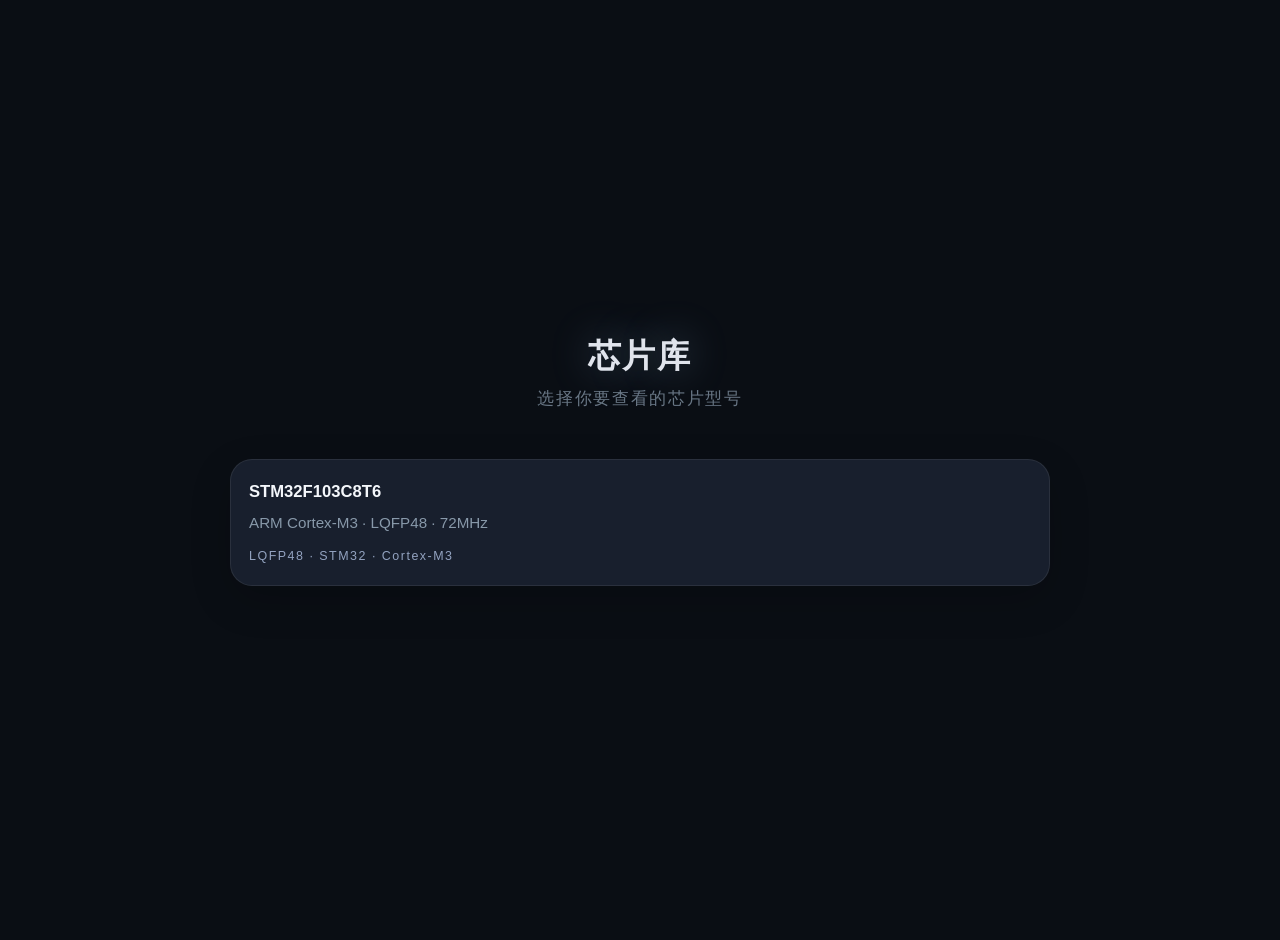
<file: index.html>
<!DOCTYPE html>
<html lang="zh-CN">
<head>
    <meta charset="UTF-8">
    <meta name="viewport" content="width=device-width, initial-scale=1.0">
    <title>芯片库 - 引脚查看</title>
    <link rel="stylesheet" href="css/style.css">
</head>
<body>

    <div class="bg-particles" id="bgParticles"></div>

    <div class="main-container">
        <section class="hero-section">
            <h1 class="hero-title">芯片库</h1>
            <p class="hero-subtitle">选择你要查看的芯片型号</p>

            <div class="chip-selection" id="chipList"></div>
        </section>

        <!--
        <section class="table-section">
            <h2>📦 多型号扩展接口</h2>
            <p class="table-subtitle">目前仅展示一款芯片，后续可在 <code>data/chipCatalog.js</code> 中添加更多型号。</p>
        </section>
        -->
    </div>

    <script src="data/index_chiplist.js"></script>
    <script src="js/index.js"></script>
</body>
</html>
</file>
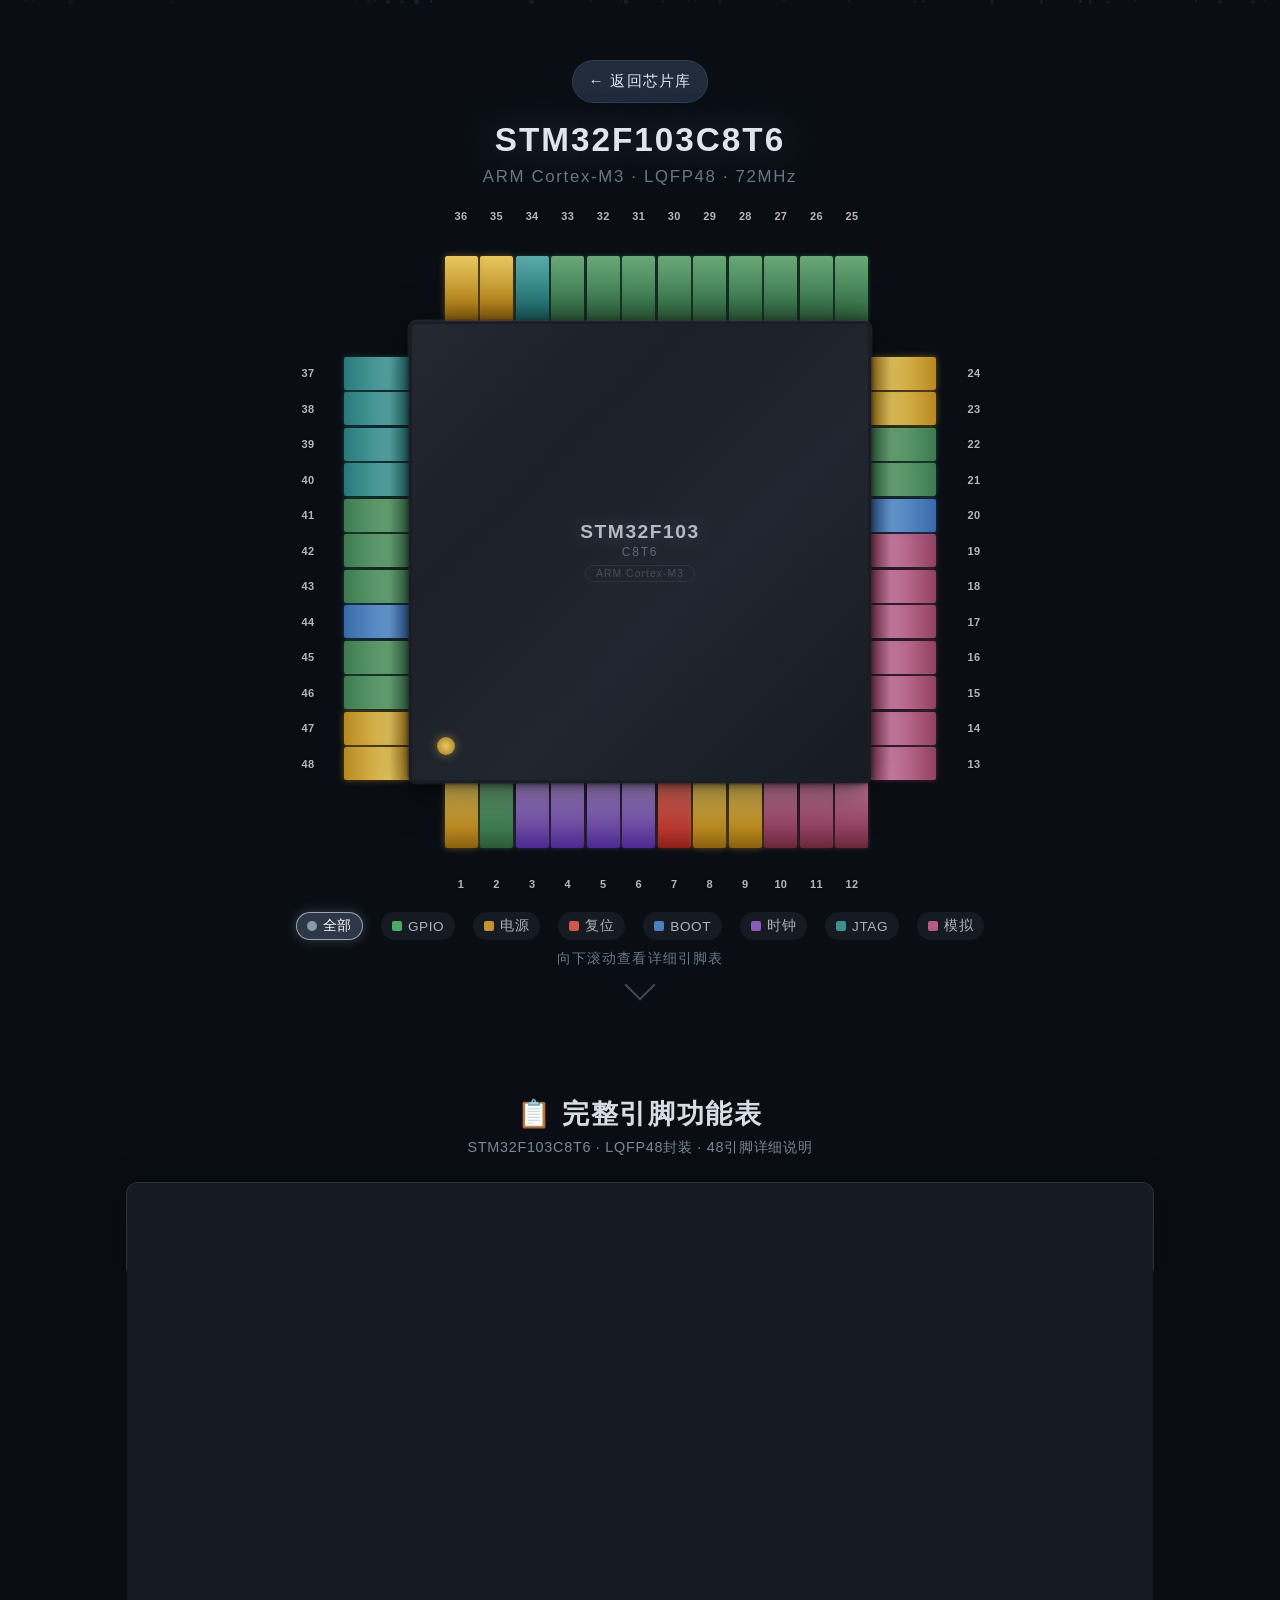
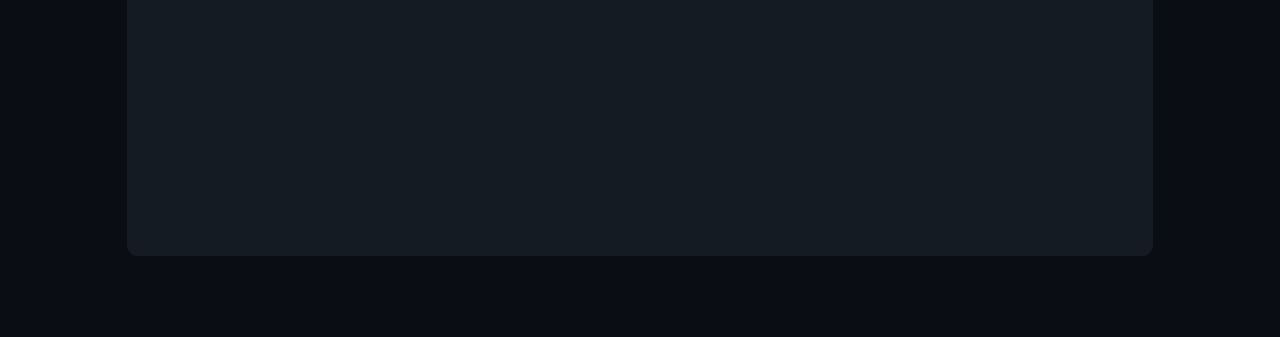
<file: chip/stm32f103c8t6/stm32f103c8t6.html>
<!DOCTYPE html>
<html lang="zh-CN">
<head>
    <meta charset="UTF-8">
    <meta name="viewport" content="width=device-width, initial-scale=1.0">
    <title>STM32F103C8T6 - 48引脚芯片展示</title>
    <link rel="stylesheet" href="../../css/style.css">
</head>
<body>

    <div class="bg-particles" id="bgParticles"></div>

    <div class="main-container">
        <section class="hero-section">
            <a class="back-link" href="../../index.html">← 返回芯片库</a>
            <h1 class="hero-title">STM32F103C8T6</h1>
            <p class="hero-subtitle">ARM Cortex-M3 · LQFP48 · 72MHz</p>

            <div class="chip-wrapper ensure-square" id="chipWrapper">
                <div class="chip-inner" id="chipInner">
                    <div class="chip-body" id="chipBody">
                        <div class="pin1-marker"></div>
                        <div class="chip-logo">
                            <span class="model">STM32F103</span>
                            <span class="brand">C8T6</span>
                            <span class="arm-badge">ARM Cortex-M3</span>
                        </div>
                    </div>
                </div>
            </div>

            <div class="legend" id="legend">
                </div>

            <div class="scroll-hint">
                <span>向下滚动查看详细引脚表</span>
                <div class="arrow"></div>
            </div>
        </section>

        <section class="table-section" id="tableSection">
            <h2>📋 完整引脚功能表</h2>
            <p class="table-subtitle">STM32F103C8T6 · LQFP48封装 · 48引脚详细说明</p>
            <div class="table-container">
                <table id="pinTable">
                    <thead>
                        <tr>
                            <th>引脚#</th>
                            <th>引脚名称</th>
                            <th>类型</th>
                            <th>主要功能</th>
                            <th>复用功能</th>
                        </tr>
                    </thead>
                    <tbody id="tableBody">
                    </tbody>
                </table>
            </div>
        </section>
    </div>

    <div class="tooltip-container" id="tooltip">
        <div class="tooltip-pin-num" id="tpPinNum"></div>
        <div class="tooltip-pin-name" id="tpPinName"></div>
        <div class="tooltip-type-badge" id="tpBadge"></div>
        <div class="tooltip-desc" id="tpDesc"></div>
        <div class="tooltip-alt" id="tpAlt"></div>
    </div>
    
    <script src="data.js"></script>
    <script src="../../data/chip_pincolors.js"></script>
    <script src="../../js/chip.js"></script>
</body>
</html>
</file>
<file: css/style.css>
:root {
    --bg: #0a0e14;
    --surface: #141b22;
    --chip-body: #1a1d25;
    --chip-top: #252a35;
    --text: #c8ccd4;
    --text-secondary: #8899aa;
    --gold: #d4a040;
    --gold-light: #f0c860;
    --gpio-green: #4da868;
    --gpio-green-light: #6fd488;
    --power-gold: #c8922a;
    --power-gold-light: #e8b840;
    --reset-orange: #d4554a;
    --reset-orange-light: #f0685a;
    --boot-blue: #4a80c0;
    --boot-blue-light: #5c9ad8;
    --clock-purple: #8a5cb8;
    --clock-purple-light: #a478d0;
    --jtag-cyan: #3d9090;
    --jtag-cyan-light: #50b0b0;
    --analog-magenta: #b85a88;
    --analog-magenta-light: #d070a0;
    --pin-silver: #9aa0a8;
    --pin-silver-light: #c8ced6;
    --glow-strong: 0 0 18px;
    --glow-soft: 0 0 8px;
    --transition-fast: 0.15s cubic-bezier(0.4, 0, 0.2, 1);
    --transition-smooth: 0.3s cubic-bezier(0.4, 0, 0.2, 1);
}

* {
    margin: 0;
    padding: 0;
    box-sizing: border-box;
}

body {
    background: var(--bg);
    font-family: 'Segoe UI', 'PingFang SC', 'Microsoft YaHei', 'Noto Sans SC', sans-serif;
    color: var(--text);
    overflow-x: hidden;
    -webkit-font-smoothing: antialiased;
    cursor: default;
    user-select: none;
    -webkit-user-select: none;
}

/* 背景粒子 */
.bg-particles {
    position: fixed;
    top: 0;
    left: 0;
    width: 100%;
    height: 100%;
    pointer-events: none;
    z-index: 0;
}
.bg-particle {
    position: absolute;
    border-radius: 50%;
    background: rgba(100, 160, 220, 0.25);
    animation: floatUp linear infinite;
}
@keyframes floatUp {
    0% {
        transform: translateY(105vh) scale(0);
        opacity: 0;
    }
    10% {
        opacity: 0.7;
    }
    80% {
        opacity: 0.3;
    }
    100% {
        transform: translateY(-10vh) scale(1.4);
        opacity: 0;
    }
}

/* 主容器 */
.main-container {
    position: relative;
    z-index: 1;
    max-width: 1100px;
    margin: 0 auto;
    padding: 20px;
}

/* ========== 芯片展示区 ========== */
.hero-section {
    display: flex;
    flex-direction: column;
    align-items: center;
    justify-content: center;
    min-height: 100vh;
    padding: 40px 20px 60px;
    position: relative;
}
.hero-title {
    font-size: clamp(1.5rem, 2.6vw, 2.2rem);
    font-weight: 700;
    letter-spacing: 0.06em;
    color: #e0e4ec;
    text-align: center;
    margin-bottom: 8px;
    text-shadow: 0 0 40px rgba(140, 180, 220, 0.4);
}
.hero-subtitle {
    font-size: 1.05rem;
    color: var(--text-secondary);
    letter-spacing: 0.1em;
    text-align: center;
    margin-bottom: 25px;
    opacity: 0.75;
}

.chip-selection {
    display: grid;
    grid-template-columns: repeat(auto-fit, minmax(220px, 1fr));
    gap: 18px;
    width: min(820px, 100%);
    margin-top: 24px;
}

.chip-card {
    display: block;
    padding: 22px 18px;
    border-radius: 22px;
    background: rgba(28, 35, 50, 0.85);
    border: 1px solid rgba(255, 255, 255, 0.08);
    box-shadow: 0 14px 40px rgba(0, 0, 0, 0.18);
    color: #f4f7fb;
    text-decoration: none;
    transition: transform var(--transition-fast), border-color var(--transition-fast), background var(--transition-fast);
}

.chip-card:hover {
    transform: translateY(-3px);
    border-color: rgba(100, 180, 240, 0.4);
    background: rgba(36, 50, 74, 0.95);
}

.chip-card-title {
    font-size: clamp(1rem, 1.3vw, 1.2rem);
    font-weight: 800;
    margin-bottom: 10px;
}

.chip-card-subtitle {
    font-size: 0.95rem;
    color: var(--text-secondary);
    line-height: 1.45;
    margin-bottom: 14px;
}

.chip-card-tags {
    font-size: 0.78rem;
    color: rgba(200, 220, 255, 0.7);
    letter-spacing: 0.12em;
}

.back-link {
    display: inline-flex;
    align-items: center;
    justify-content: center;
    margin-bottom: 18px;
    padding: 10px 16px;
    background: rgba(35, 46, 65, 0.92);
    border-radius: 999px;
    border: 1px solid rgba(255, 255, 255, 0.08);
    color: #dfe9ff;
    text-decoration: none;
    font-size: 0.95rem;
    letter-spacing: 0.08em;
    transition: transform var(--transition-fast), opacity var(--transition-fast), border-color var(--transition-fast);
}

.back-link:hover {
    transform: translateY(-1px);
    opacity: 0.95;
    border-color: rgba(100, 180, 240, 0.4);
}

/* 芯片整体容器 */
.chip-wrapper {
    position: relative;
    width: min(680px, 90vw);
    height: min(680px, 90vw);
    /* 确保正方形 */;
}
.chip-wrapper.ensure-square {
    aspect-ratio: 1 / 1;
    height: auto;
    width: min(680px, 85vw);
}
@media (max-width: 700px) {
    .chip-wrapper.ensure-square {
        width: 92vw;
    }
}

.chip-inner {
    position: absolute;
    inset: 0;
    display: flex;
    align-items: center;
    justify-content: center;
}

/* 芯片主体 */
.chip-body {
    position: relative;
    width: 68%;
    height: 68%;
    background: var(--chip-body);
    border-radius: 8px;
    box-shadow:
        0 8px 40px rgba(0, 0, 0, 0.6),
        0 2px 8px rgba(0, 0, 0, 0.5),
        inset 0 1px 0 rgba(255, 255, 255, 0.03),
        0 0 0 1.5px rgba(80, 85, 95, 0.5);
    z-index: 10;
    transition: box-shadow var(--transition-smooth);
    cursor: default;
}
.chip-body::after {
    content: '';
    position: absolute;
    inset: 3px;
    border-radius: 5px;
    background:
        linear-gradient(135deg, rgba(40, 45, 55, 0.7) 0%, rgba(28, 32, 40, 0.9) 30%, rgba(35, 40, 50, 0.8) 60%, rgba(22, 26, 34, 0.9) 100%);
    pointer-events: none;
}
/* 芯片表面纹理 */
.chip-body::before {
    content: '';
    position: absolute;
    inset: 8px;
    border-radius: 3px;
    background:
        repeating-linear-gradient(0deg, transparent, transparent 14px, rgba(255, 255, 255, 0.008) 14px, rgba(255, 255, 255, 0.008) 15px),
        repeating-linear-gradient(90deg, transparent, transparent 14px, rgba(255, 255, 255, 0.006) 14px, rgba(255, 255, 255, 0.006) 15px);
    pointer-events: none;
    z-index: 1;
    opacity: 0.6;
}

/* 芯片中心标识 */
.chip-logo {
    position: absolute;
    inset: 0;
    display: flex;
    flex-direction: column;
    align-items: center;
    justify-content: center;
    z-index: 2;
    pointer-events: none;
}
.chip-logo .model {
    font-size: clamp(0.8rem, 1.7vw, 1.2rem);
    font-weight: 800;
    letter-spacing: 0.08em;
    color: #d0d4dc;
    text-shadow: 0 0 20px rgba(180, 200, 230, 0.35);
    opacity: 0.85;
}
.chip-logo .brand {
    font-size: clamp(0.5rem, 1vw, 0.75rem);
    font-weight: 500;
    letter-spacing: 0.15em;
    color: #8899aa;
    margin-top: 2px;
    opacity: 0.6;
}
.chip-logo .arm-badge {
    font-size: clamp(0.45rem, 0.85vw, 0.65rem);
    letter-spacing: 0.1em;
    color: #6a7a8a;
    margin-top: 6px;
    opacity: 0.5;
    border: 1px solid rgba(120, 140, 160, 0.3);
    padding: 2px 10px;
    border-radius: 10px;
}

/* 引脚1标记点 */
.pin1-marker {
    position: absolute;
    bottom: 6%;
    left: 6%;
    width: 4%;
    height: 4%;
    background: radial-gradient(circle, #e8c860 0%, #a07820 100%);
    border-radius: 50%;
    z-index: 3;
    pointer-events: none;
    box-shadow: 0 0 10px rgba(200, 160, 60, 0.6);
    animation: markerPulse 2.5s ease-in-out infinite;
}
@keyframes markerPulse {
    0%,
    100% {
        box-shadow: 0 0 6px rgba(200, 160, 60, 0.5);
    }
    50% {
        box-shadow: 0 0 16px rgba(240, 200, 80, 0.9);
    }
}

/* ========== 引脚样式 ========== */
.pin {
    position: absolute;
    z-index: 5;
    cursor: pointer;
    transition: all var(--transition-fast);
    border-radius: 1px;
}
/* 上边和下边的引脚（水平排列，垂直延伸） */
.pin.horizontal {
    width: clamp(10px, 2.4%, 18px);
    height: clamp(18px, 5.5%, 40px);
    border-radius: 2px 2px 0 0;
}
.pin.horizontal.bottom-pin {
    border-radius: 0 0 2px 2px;
}
/* 左边和右边的引脚（垂直排列，水平延伸） */
.pin.vertical {
    height: clamp(10px, 2.4%, 18px);
    width: clamp(18px, 5.5%, 40px);
    border-radius: 2px 0 0 2px;
}
.pin.vertical.right-pin {
    border-radius: 0 2px 2px 0;
}

/* 不同类型引脚的颜色 —— 由 JS 根据 categoryConfig 动态注入，见 main.js 的 injectColorCSS() */

/* 引脚悬停效果 */
.pin:hover {
    z-index: 100 !important;
    filter: brightness(1.7) saturate(1.4);
    transform-origin: center center;
    box-shadow: var(--glow-strong) currentColor !important;
    transform: scale(1.25);
}
.pin.horizontal:hover {
    transform: scale(1.25, 1.35);
    box-shadow: 0 0 22px rgba(255, 255, 255, 0.7) !important;
}
.pin.vertical:hover {
    transform: scale(1.35, 1.25);
    box-shadow: 0 0 22px rgba(255, 255, 255, 0.7) !important;
}

/* 引脚编号标签 */
.pin-label {
    position: absolute;
    font-size: clamp(7px, 1.2vw, 11px);
    font-weight: 700;
    color: #ffffff;
    pointer-events: none;
    z-index: 6;
    text-shadow: 0 0 3px rgba(0, 0, 0, 0.8);
    letter-spacing: 0.03em;
    transition: all var(--transition-fast);
    opacity: 0.7;
}
.pin:hover+.pin-label,
.pin-label.hovered {
    opacity: 1;
    font-size: clamp(8px, 1.35vw, 12px);
    text-shadow: 0 0 8px rgba(255, 255, 255, 0.9);
}

/* ========== Tooltip ========== */
.tooltip-container {
    position: fixed;
    pointer-events: none;
    z-index: 9999;
    opacity: 0;
    transform: translate(-50%, -50%) scale(0.85);
    transition: opacity 0.2s ease, transform 0.2s ease;
    background: rgba(20, 26, 34, 0.97);
    border: 1px solid rgba(100, 120, 150, 0.5);
    border-radius: 10px;
    padding: 12px 16px;
    min-width: 180px;
    max-width: 260px;
    box-shadow: 0 12px 40px rgba(0, 0, 0, 0.7), 0 0 0 1px rgba(60, 80, 110, 0.3);
    backdrop-filter: blur(10px);
    -webkit-backdrop-filter: blur(10px);
}
.tooltip-container.visible {
    opacity: 1;
    transform: translate(-50%, -50%) scale(1);
}
.tooltip-pin-num {
    font-size: 0.85rem;
    font-weight: 700;
    letter-spacing: 0.08em;
    color: #8899aa;
    margin-bottom: 2px;
}
.tooltip-pin-name {
    font-size: 1.35rem;
    font-weight: 800;
    letter-spacing: 0.04em;
    color: #f0f4f8;
    margin-bottom: 4px;
}
.tooltip-type-badge {
    display: inline-block;
    font-size: 0.8rem;
    font-weight: 600;
    padding: 2px 8px;
    border-radius: 4px;
    letter-spacing: 0.05em;
    margin-bottom: 6px;
}
/* tooltip-type-badge 颜色 —— 由 JS 动态注入 */
.tooltip-desc {
    font-size: 0.88rem;
    color: #b0b8c4;
    line-height: 1.4;
    margin-top: 2px;
}
.tooltip-alt {
    font-size: 0.8rem;
    color: #8899aa;
    margin-top: 2px;
    font-style: italic;
}

/* ========== 图例 ========== */
.legend {
    display: flex;
    flex-wrap: wrap;
    gap: 10px 18px;
    justify-content: center;
    margin-top: 20px;
    z-index: 20;
    position: relative;
}
.legend-item {
    display: flex;
    align-items: center;
    gap: 6px;
    font-size: 0.85rem;
    letter-spacing: 0.04em;
    color: #aab4be;
    cursor: pointer;
    padding: 4px 10px;
    border-radius: 14px;
    transition: all var(--transition-fast);
    border: 1px solid transparent;
    background: rgba(30, 36, 46, 0.6);
}
.legend-item:hover {
    border-color: rgba(150, 170, 200, 0.4);
    color: #e0e6ee;
    background: rgba(40, 48, 60, 0.8);
}
.legend-item.active {
    border-color: rgba(200, 210, 230, 0.7);
    color: #fff;
    background: rgba(50, 60, 75, 0.9);
    box-shadow: 0 0 12px rgba(150, 170, 200, 0.3);
}
.legend-dot {
    width: 10px;
    height: 10px;
    border-radius: 2px;
    flex-shrink: 0;
}
/* legend-dot 颜色 —— 由 JS 动态注入 */

/* 高亮模式 - 非选中引脚变暗 */
.chip-wrapper.dim-unselected .pin {
    opacity: 0.25;
    filter: grayscale(0.6) brightness(0.5);
    transition: all 0.35s ease;
}
.chip-wrapper.dim-unselected .pin.highlighted {
    opacity: 1;
    filter: none;
    z-index: 50 !important;
    box-shadow: 0 0 18px rgba(255, 255, 255, 0.6) !important;
    animation: highlightGlow 0.8s ease-in-out infinite alternate;
}
@keyframes highlightGlow {
    0% {
        box-shadow: 0 0 10px rgba(255, 255, 255, 0.5);
    }
    100% {
        box-shadow: 0 0 25px rgba(255, 255, 255, 0.85);
    }
}

/* ========== 滚动提示 ========== */
.scroll-hint {
    display: flex;
    flex-direction: column;
    align-items: center;
    gap: 6px;
    margin-top: 10px;
    z-index: 20;
    position: relative;
    animation: bounceDown 2s ease-in-out infinite;
}
.scroll-hint span {
    font-size: 0.85rem;
    letter-spacing: 0.08em;
    color: #667788;
}
.scroll-hint .arrow {
    width: 22px;
    height: 22px;
    border-right: 2px solid #556677;
    border-bottom: 2px solid #556677;
    transform: rotate(45deg);
    opacity: 0.7;
}
@keyframes bounceDown {
    0%,
    100% {
        transform: translateY(0);
    }
    50% {
        transform: translateY(10px);
    }
}

/* ========== 表格区域 ========== */
.table-section {
    padding: 40px 16px 60px;
    position: relative;
    z-index: 1;
}
.table-section h2 {
    text-align: center;
    font-size: clamp(1.3rem, 2.2vw, 1.7rem);
    font-weight: 700;
    letter-spacing: 0.06em;
    color: #d8dce4;
    margin-bottom: 6px;
}
.table-section .table-subtitle {
    text-align: center;
    font-size: 0.9rem;
    color: #778899;
    letter-spacing: 0.05em;
    margin-bottom: 25px;
}
.table-container {
    overflow-x: auto;
    border-radius: 12px;
    border: 1px solid rgba(80, 90, 110, 0.4);
    background: var(--surface);
    box-shadow: 0 6px 30px rgba(0, 0, 0, 0.5);
    max-height: 75vh;
    overflow-y: auto;
    -webkit-overflow-scrolling: touch;
}
.table-container::-webkit-scrollbar {
    width: 6px;
    height: 6px;
}
.table-container::-webkit-scrollbar-track {
    background: transparent;
}
.table-container::-webkit-scrollbar-thumb {
    background: rgba(120, 140, 170, 0.35);
    border-radius: 3px;
}
.table-container::-webkit-scrollbar-thumb:hover {
    background: rgba(150, 170, 200, 0.5);
}

table {
    width: 100%;
    border-collapse: collapse;
    min-width: 700px;
    font-size: 0.95rem;
    letter-spacing: 0.03em;
}
thead {
    position: sticky;
    top: 0;
    z-index: 10;
}
thead th {
    background: #1a202a;
    color: #c8d0da;
    font-weight: 700;
    padding: 13px 12px;
    text-align: left;
    border-bottom: 2px solid rgba(100, 120, 150, 0.5);
    letter-spacing: 0.05em;
    font-size: 0.85rem;
    white-space: nowrap;
}
tbody td {
    padding: 10px 12px;
    border-bottom: 1px solid rgba(60, 70, 90, 0.25);
    color: #bcc4ce;
    vertical-align: top;
    line-height: 1.4;
}
tbody tr {
    transition: background 0.2s ease;
}
tbody tr:hover {
    background: rgba(60, 80, 110, 0.2);
}
tbody tr:nth-child(even) {
    background: rgba(25, 30, 40, 0.5);
}
tbody tr:nth-child(even):hover {
    background: rgba(60, 80, 110, 0.25);
}
.td-pin {
    font-weight: 700;
    color: #e0e6ee;
    white-space: nowrap;
    min-width: 40px;
}
.td-name {
    font-weight: 600;
    color: #d0d8e2;
    white-space: nowrap;
    font-family: 'SF Mono', 'Consolas', 'Monaco', 'Courier New', monospace;
    letter-spacing: 0.02em;
}
.td-type {
    white-space: nowrap;
    font-size: 0.85rem;
}
.type-tag {
    display: inline-block;
    padding: 2px 7px;
    border-radius: 3px;
    font-weight: 600;
    font-size: 0.78rem;
    letter-spacing: 0.05em;
}
/* type-tag 颜色 —— 由 JS 动态注入 */

/* ========== 响应式 ========== */
@media (max-width: 768px) {
    .hero-section {
        min-height: auto;
        padding: 30px 10px 40px;
    }
    .chip-wrapper.ensure-square {
        width: 94vw;
    }
    .tooltip-container {
        min-width: 140px;
        max-width: 200px;
        padding: 8px 10px;
        border-radius: 8px;
    }
    .tooltip-pin-name {
        font-size: 1.1rem;
    }
    .tooltip-desc {
        font-size: 0.8rem;
    }
    table {
        font-size: 0.85rem;
        min-width: 580px;
    }
    thead th,
    tbody td {
        padding: 7px 6px;
    }
    .legend {
        gap: 6px 10px;
    }
    .legend-item {
        font-size: 0.75rem;
        padding: 3px 7px;
        gap: 4px;
    }
    .legend-dot {
        width: 7px;
        height: 7px;
    }
}
@media (max-width: 420px) {
    .chip-wrapper.ensure-square {
        width: 98vw;
    }
    .tooltip-container {
        min-width: 110px;
        max-width: 160px;
        padding: 6px 8px;
        font-size: 0.72rem;
    }
    .tooltip-pin-name {
        font-size: 0.9rem;
    }
    table {
        font-size: 0.72rem;
        min-width: 480px;
    }
    .legend-item {
        font-size: 0.65rem;
        padding: 2px 5px;
    }
}
</file>
